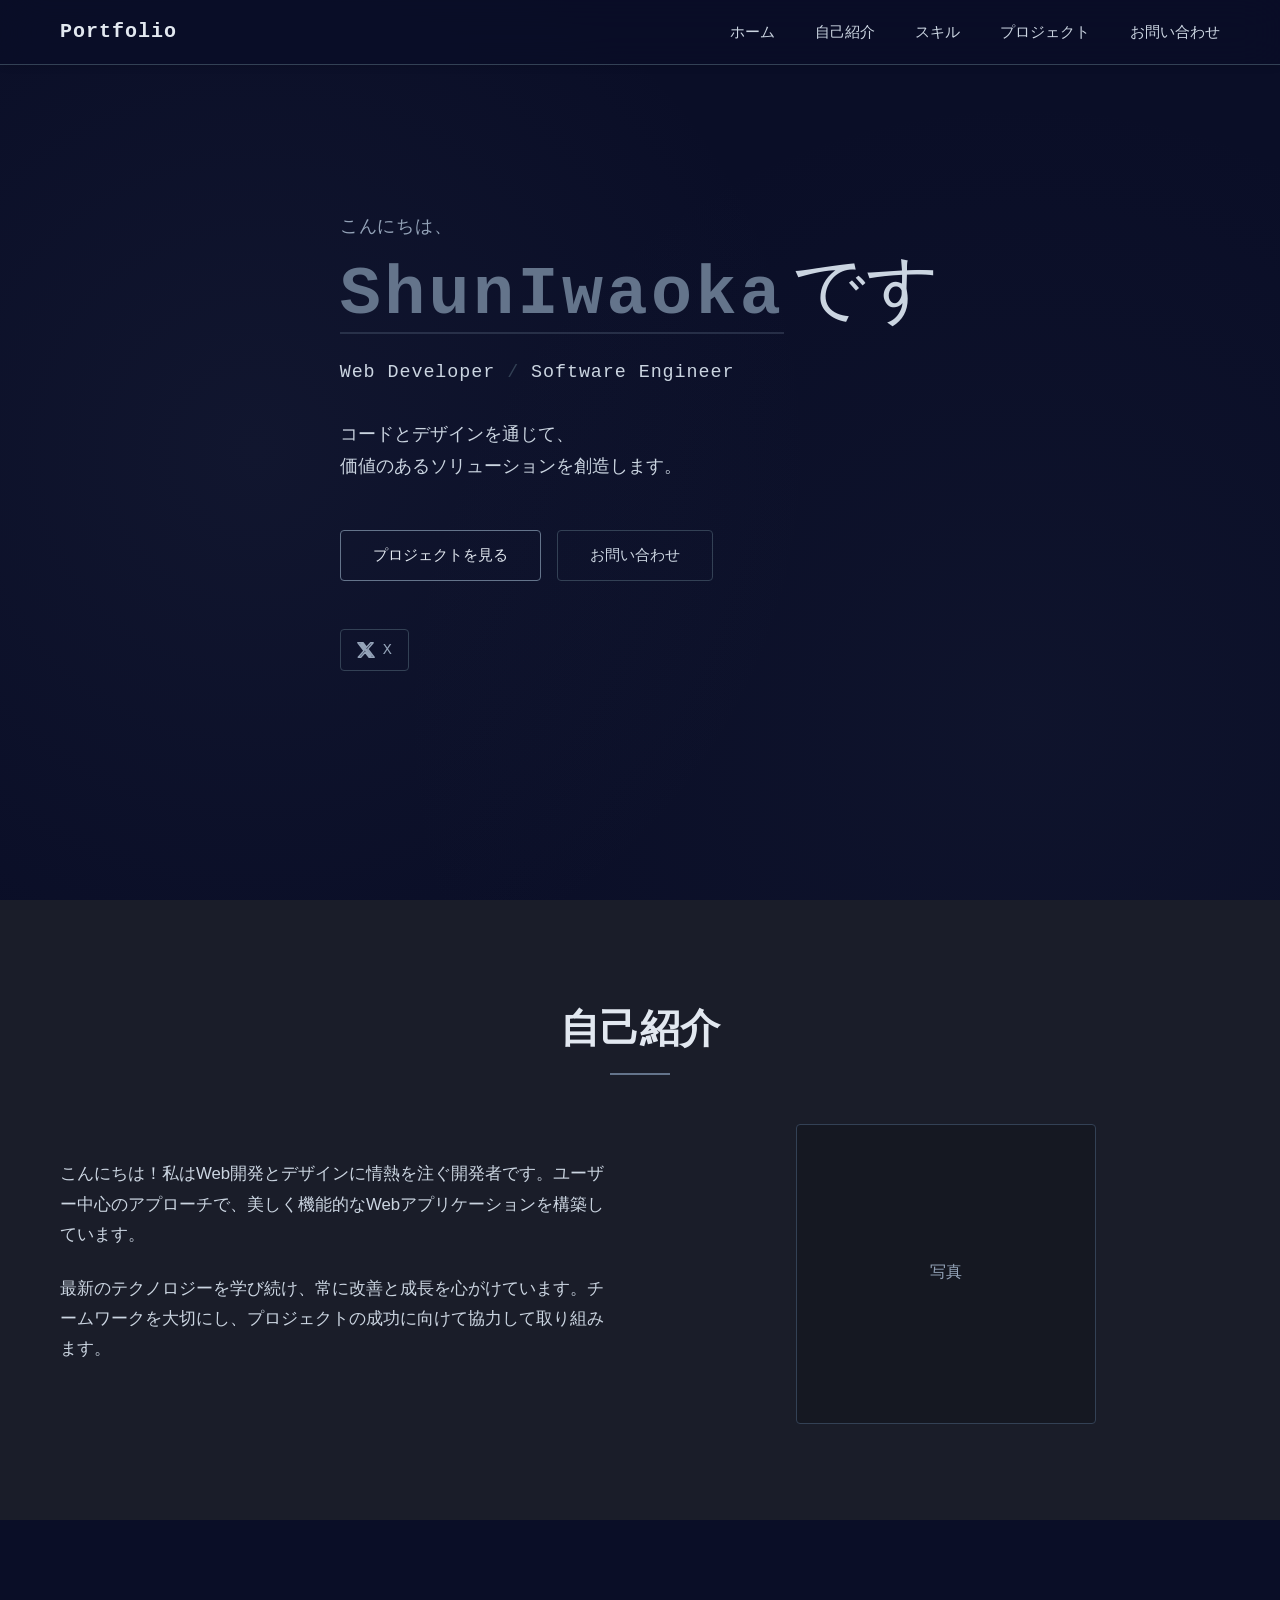
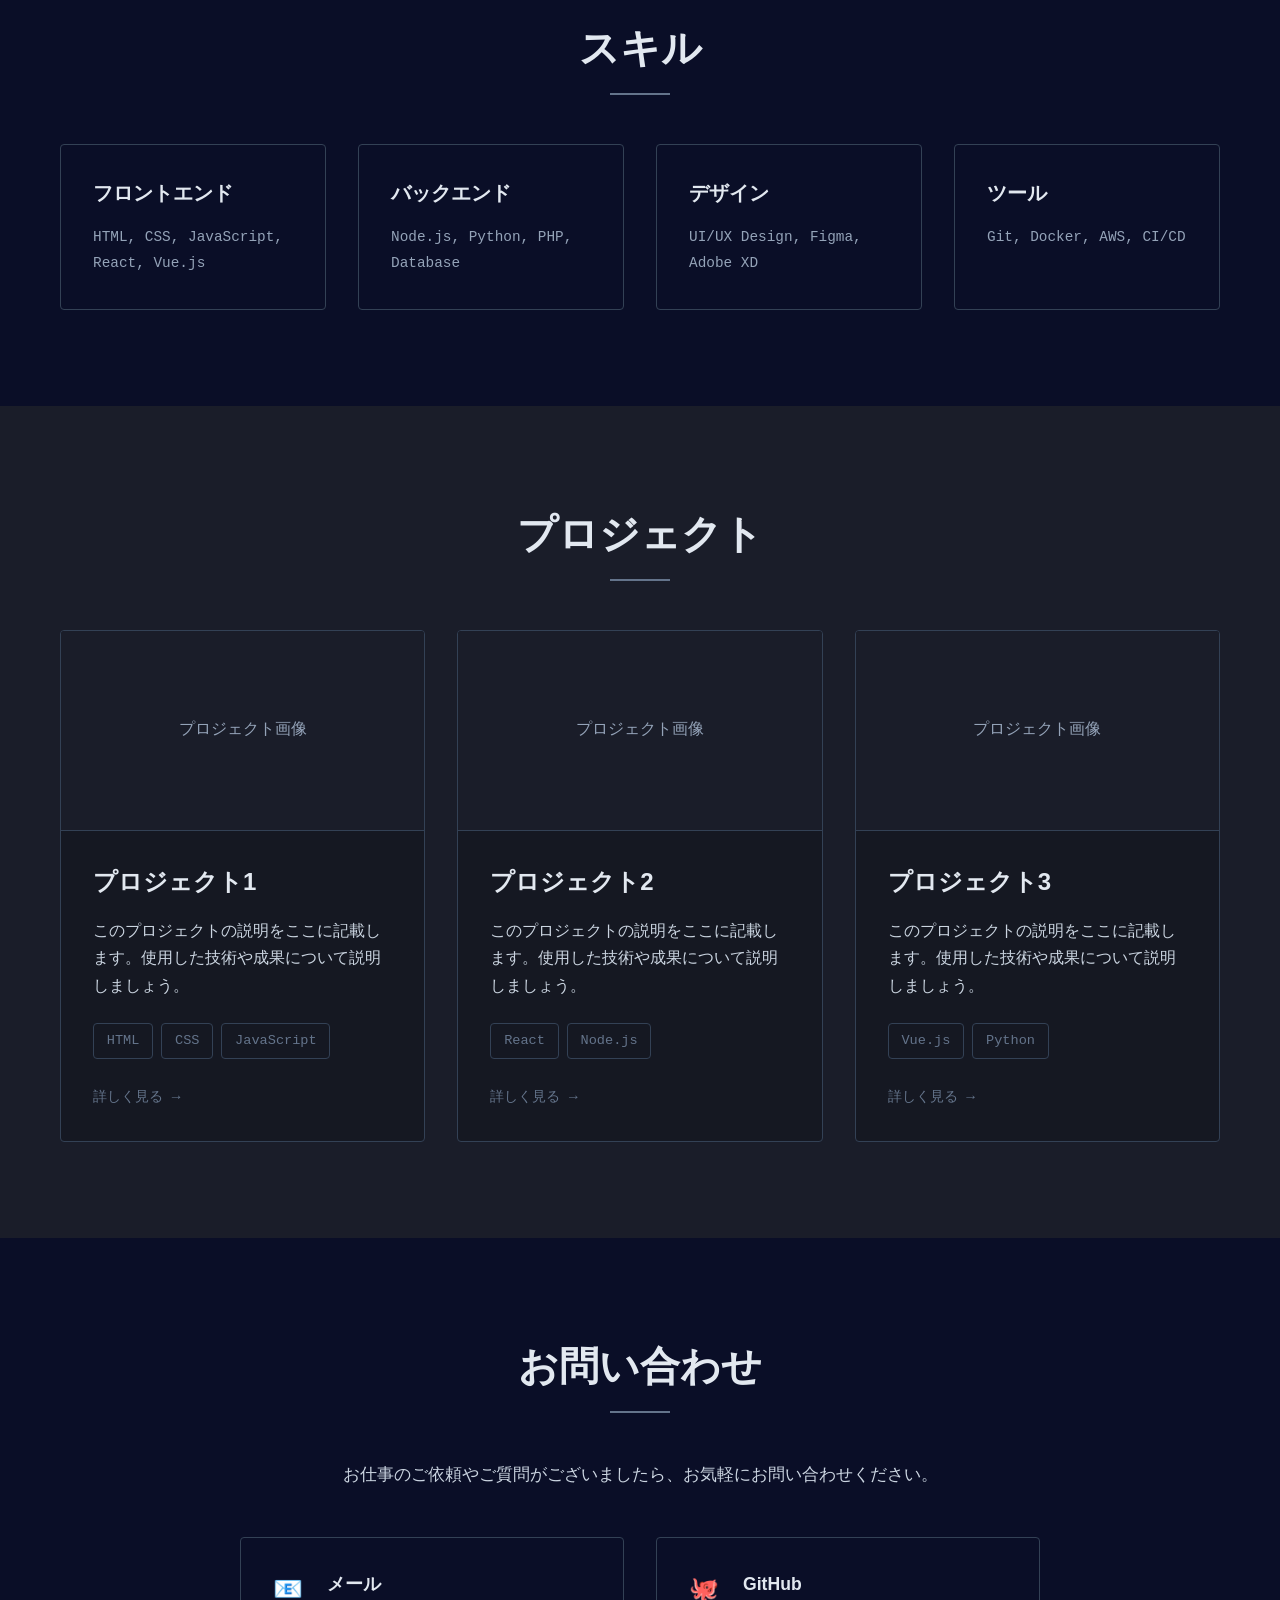
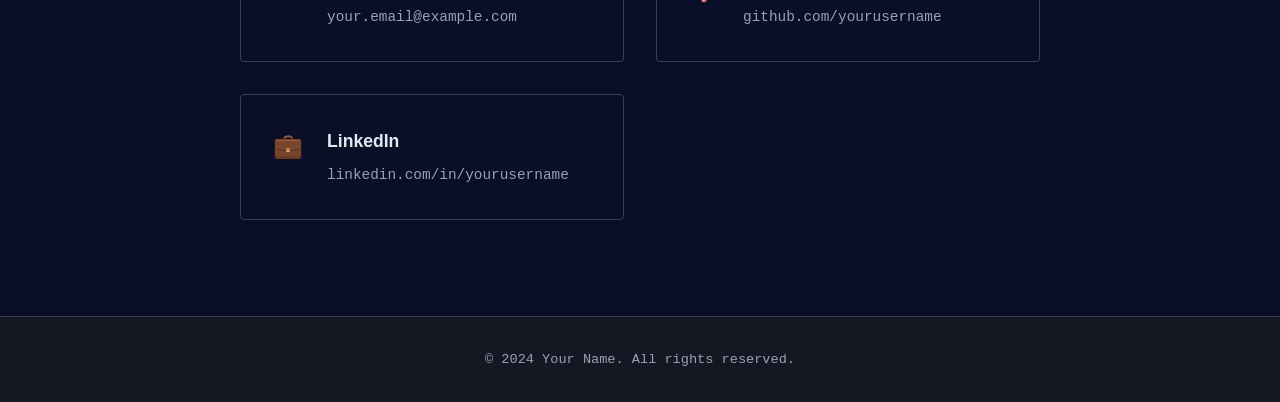
<file: index.html>
<!DOCTYPE html>
<html lang="ja">
<head>
    <meta charset="UTF-8">
    <meta name="viewport" content="width=device-width, initial-scale=1.0">
    <title>ポートフォリオ | Your Name</title>
    <link rel="stylesheet" href="style.css">
</head>
<body>
    <!-- ナビゲーション -->
    <nav class="navbar">
        <div class="container">
            <div class="nav-brand">Portfolio</div>
            <ul class="nav-menu">
                <li><a href="#home">ホーム</a></li>
                <li><a href="#about">自己紹介</a></li>
                <li><a href="#skills">スキル</a></li>
                <li><a href="#projects">プロジェクト</a></li>
                <li><a href="#contact">お問い合わせ</a></li>
            </ul>
            <button class="nav-toggle" aria-label="メニューを開く">
                <span></span>
                <span></span>
                <span></span>
            </button>
        </div>
    </nav>

    <!-- ヒーローセクション -->
    <section id="home" class="hero">
        <div class="container">
            <div class="hero-content">
                <div class="hero-greeting">こんにちは、</div>
                <h1 class="hero-title">
                    <span class="hero-name">ShunIwaoka</span>
                    <span class="hero-title-suffix">です</span>
                </h1>
                <p class="hero-subtitle">
                    <span class="hero-role">Web Developer</span>
                    <span class="hero-divider">/</span>
                    <span class="hero-role">Software Engineer</span>
                </p>
                <p class="hero-description">
                    コードとデザインを通じて、<br>
                    価値のあるソリューションを創造します。
                </p>
                <div class="hero-buttons">
                    <a href="#projects" class="btn btn-primary">プロジェクトを見る</a>
                    <a href="#contact" class="btn btn-secondary">お問い合わせ</a>
                </div>
                <div class="hero-social">
                    <a href="https://x.com/yourusername" target="_blank" rel="noopener noreferrer" class="social-link">
                        <svg width="20" height="20" viewBox="0 0 24 24" fill="none" stroke="currentColor" stroke-width="2" stroke-linecap="round" stroke-linejoin="round">
                            <path d="M18.244 2.25h3.308l-7.227 8.26 8.502 11.24H16.17l-5.214-6.817L4.99 21.75H1.68l7.73-8.835L1.254 2.25H8.08l4.713 6.231zm-1.161 17.52h1.833L7.084 4.126H5.117z"/>
                        </svg>
                        <span>X</span>
                    </a>
                </div>
            </div>
        </div>
    </section>

    <!-- 自己紹介セクション -->
    <section id="about" class="about">
        <div class="container">
            <h2 class="section-title">自己紹介</h2>
            <div class="about-content">
                <div class="about-text">
                    <p>こんにちは！私はWeb開発とデザインに情熱を注ぐ開発者です。ユーザー中心のアプローチで、美しく機能的なWebアプリケーションを構築しています。</p>
                    <p>最新のテクノロジーを学び続け、常に改善と成長を心がけています。チームワークを大切にし、プロジェクトの成功に向けて協力して取り組みます。</p>
                </div>
                <div class="about-image">
                    <div class="image-placeholder">
                        <span>写真</span>
                    </div>
                </div>
            </div>
        </div>
    </section>

    <!-- スキルセクション -->
    <section id="skills" class="skills">
        <div class="container">
            <h2 class="section-title">スキル</h2>
            <div class="skills-grid">
                <div class="skill-item">
                    <div class="skill-icon">💻</div>
                    <h3>フロントエンド</h3>
                    <p>HTML, CSS, JavaScript, React, Vue.js</p>
                </div>
                <div class="skill-item">
                    <div class="skill-icon">⚙️</div>
                    <h3>バックエンド</h3>
                    <p>Node.js, Python, PHP, Database</p>
                </div>
                <div class="skill-item">
                    <div class="skill-icon">🎨</div>
                    <h3>デザイン</h3>
                    <p>UI/UX Design, Figma, Adobe XD</p>
                </div>
                <div class="skill-item">
                    <div class="skill-icon">🚀</div>
                    <h3>ツール</h3>
                    <p>Git, Docker, AWS, CI/CD</p>
                </div>
            </div>
        </div>
    </section>

    <!-- プロジェクトセクション -->
    <section id="projects" class="projects">
        <div class="container">
            <h2 class="section-title">プロジェクト</h2>
            <div class="projects-grid">
                <div class="project-card">
                    <div class="project-image">
                        <div class="image-placeholder">プロジェクト画像</div>
                    </div>
                    <div class="project-content">
                        <h3>プロジェクト1</h3>
                        <p>このプロジェクトの説明をここに記載します。使用した技術や成果について説明しましょう。</p>
                        <div class="project-tags">
                            <span class="tag">HTML</span>
                            <span class="tag">CSS</span>
                            <span class="tag">JavaScript</span>
                        </div>
                        <a href="#" class="project-link">詳しく見る →</a>
                    </div>
                </div>
                <div class="project-card">
                    <div class="project-image">
                        <div class="image-placeholder">プロジェクト画像</div>
                    </div>
                    <div class="project-content">
                        <h3>プロジェクト2</h3>
                        <p>このプロジェクトの説明をここに記載します。使用した技術や成果について説明しましょう。</p>
                        <div class="project-tags">
                            <span class="tag">React</span>
                            <span class="tag">Node.js</span>
                        </div>
                        <a href="#" class="project-link">詳しく見る →</a>
                    </div>
                </div>
                <div class="project-card">
                    <div class="project-image">
                        <div class="image-placeholder">プロジェクト画像</div>
                    </div>
                    <div class="project-content">
                        <h3>プロジェクト3</h3>
                        <p>このプロジェクトの説明をここに記載します。使用した技術や成果について説明しましょう。</p>
                        <div class="project-tags">
                            <span class="tag">Vue.js</span>
                            <span class="tag">Python</span>
                        </div>
                        <a href="#" class="project-link">詳しく見る →</a>
                    </div>
                </div>
            </div>
        </div>
    </section>

    <!-- お問い合わせセクション -->
    <section id="contact" class="contact">
        <div class="container">
            <h2 class="section-title">お問い合わせ</h2>
            <div class="contact-content">
                <p class="contact-description">お仕事のご依頼やご質問がございましたら、お気軽にお問い合わせください。</p>
                <div class="contact-info">
                    <div class="contact-item">
                        <div class="contact-icon">📧</div>
                        <div>
                            <h3>メール</h3>
                            <p>your.email@example.com</p>
                        </div>
                    </div>
                    <div class="contact-item">
                        <div class="contact-icon">🐙</div>
                        <div>
                            <h3>GitHub</h3>
                            <p>github.com/yourusername</p>
                        </div>
                    </div>
                    <div class="contact-item">
                        <div class="contact-icon">💼</div>
                        <div>
                            <h3>LinkedIn</h3>
                            <p>linkedin.com/in/yourusername</p>
                        </div>
                    </div>
                </div>
            </div>
        </div>
    </section>

    <!-- フッター -->
    <footer class="footer">
        <div class="container">
            <p>&copy; 2024 Your Name. All rights reserved.</p>
        </div>
    </footer>

    <script src="script.js"></script>
</body>
</html>
</file>
<file: style.css>
/* リセット & ベーススタイル */
* {
    margin: 0;
    padding: 0;
    box-sizing: border-box;
}

:root {
    --bg-primary: #0a0e27;
    --bg-secondary: #1a1d29;
    --bg-card: #151822;
    --accent-primary: #64748b;
    --accent-secondary: #475569;
    --text-primary: #e2e8f0;
    --text-secondary: #cbd5e1;
    --text-muted: #94a3b8;
    --border-color: #334155;
    --border-hover: #475569;
    --shadow: 0 2px 8px rgba(0, 0, 0, 0.3);
    --shadow-hover: 0 4px 16px rgba(0, 0, 0, 0.4);
}

html {
    scroll-behavior: smooth;
}

body {
    font-family: -apple-system, BlinkMacSystemFont, 'Segoe UI', 'Roboto', 'Oxygen',
        'Ubuntu', 'Cantarell', 'Fira Sans', 'Droid Sans', 'Helvetica Neue',
        sans-serif;
    line-height: 1.6;
    color: var(--text-primary);
    background-color: var(--bg-primary);
}

.container {
    max-width: 1200px;
    margin: 0 auto;
    padding: 0 20px;
}

/* モノスペースフォント用のクラス */
.mono {
    font-family: 'SF Mono', 'Monaco', 'Inconsolata', 'Consolas', 'Courier New', monospace;
    font-size: 0.9em;
}

/* ナビゲーション */
.navbar {
    position: fixed;
    top: 0;
    left: 0;
    right: 0;
    background-color: rgba(10, 14, 39, 0.85);
    backdrop-filter: blur(20px);
    border-bottom: 1px solid var(--border-color);
    z-index: 1000;
    transition: all 0.3s ease;
}

.navbar .container {
    display: flex;
    justify-content: space-between;
    align-items: center;
    padding: 1rem 20px;
}

.nav-brand {
    font-size: 1.25rem;
    font-weight: 600;
    color: var(--text-primary);
    font-family: 'SF Mono', 'Monaco', 'Inconsolata', 'Consolas', 'Courier New', monospace;
    letter-spacing: 0.05em;
}

.nav-menu {
    display: flex;
    list-style: none;
    gap: 2.5rem;
}

.nav-menu a {
    text-decoration: none;
    color: var(--text-secondary);
    font-weight: 500;
    font-size: 0.95rem;
    transition: color 0.3s ease;
    position: relative;
}

.nav-menu a:hover {
    color: var(--text-primary);
}

.nav-menu a::after {
    content: '';
    position: absolute;
    bottom: -5px;
    left: 0;
    width: 0;
    height: 1px;
    background-color: var(--accent-primary);
    transition: width 0.3s ease;
}

.nav-menu a:hover::after {
    width: 100%;
}

.nav-toggle {
    display: none;
    flex-direction: column;
    background: none;
    border: none;
    cursor: pointer;
    gap: 5px;
}

.nav-toggle span {
    width: 25px;
    height: 2px;
    background-color: var(--text-primary);
    transition: all 0.3s ease;
}

/* ヒーローセクション */
.hero {
    min-height: 100vh;
    display: flex;
    align-items: center;
    background-color: var(--bg-primary);
    color: var(--text-primary);
    padding-top: 80px;
    position: relative;
    overflow: hidden;
}

.hero::before {
    content: '';
    position: absolute;
    top: 0;
    left: 0;
    right: 0;
    bottom: 0;
    background: radial-gradient(circle at 20% 50%, rgba(100, 116, 139, 0.08) 0%, transparent 50%),
                radial-gradient(circle at 80% 80%, rgba(71, 85, 105, 0.08) 0%, transparent 50%);
    pointer-events: none;
}

.hero-content {
    text-align: left;
    max-width: 900px;
    margin: 0 auto;
    position: relative;
    z-index: 1;
    padding: 2rem 0;
}

.hero-greeting {
    font-size: 1.1rem;
    color: var(--text-muted);
    margin-bottom: 0.5rem;
    font-family: 'SF Mono', 'Monaco', 'Inconsolata', 'Consolas', 'Courier New', monospace;
    letter-spacing: 0.05em;
    font-weight: 400;
}

.hero-title {
    font-size: 4.5rem;
    font-weight: 700;
    margin-bottom: 1.5rem;
    line-height: 1.1;
    color: var(--text-primary);
    display: flex;
    flex-wrap: wrap;
    align-items: baseline;
    gap: 0.5rem;
}

.hero-name {
    color: var(--accent-primary);
    font-family: 'SF Mono', 'Monaco', 'Inconsolata', 'Consolas', 'Courier New', monospace;
    font-size: 0.95em;
    letter-spacing: 0.05em;
    font-weight: 600;
    position: relative;
}

.hero-name::after {
    content: '';
    position: absolute;
    bottom: 0;
    left: 0;
    width: 100%;
    height: 2px;
    background-color: var(--accent-primary);
    opacity: 0.3;
}

.hero-title-suffix {
    font-weight: 400;
    color: var(--text-secondary);
}

.hero-subtitle {
    font-size: 1.15rem;
    margin-bottom: 2rem;
    color: var(--text-muted);
    font-family: 'SF Mono', 'Monaco', 'Inconsolata', 'Consolas', 'Courier New', monospace;
    letter-spacing: 0.05em;
    display: flex;
    align-items: center;
    gap: 0.75rem;
    flex-wrap: wrap;
}

.hero-role {
    color: var(--text-secondary);
}

.hero-divider {
    color: var(--border-color);
}

.hero-description {
    font-size: 1.1rem;
    margin-bottom: 3rem;
    color: var(--text-secondary);
    max-width: 650px;
    line-height: 1.8;
}

.hero-buttons {
    display: flex;
    gap: 1rem;
    justify-content: flex-start;
    flex-wrap: wrap;
    margin-bottom: 3rem;
}

.hero-social {
    display: flex;
    gap: 1rem;
    justify-content: flex-start;
}

.social-link {
    display: inline-flex;
    align-items: center;
    gap: 0.5rem;
    color: var(--text-muted);
    text-decoration: none;
    font-size: 0.95rem;
    font-family: 'SF Mono', 'Monaco', 'Inconsolata', 'Consolas', 'Courier New', monospace;
    padding: 0.5rem 1rem;
    border: 1px solid var(--border-color);
    border-radius: 4px;
    transition: all 0.3s ease;
}

.social-link svg {
    width: 18px;
    height: 18px;
    stroke: currentColor;
}

.social-link:hover {
    color: var(--text-primary);
    border-color: var(--accent-primary);
    background-color: rgba(100, 116, 139, 0.05);
}

.btn {
    padding: 12px 32px;
    border-radius: 4px;
    text-decoration: none;
    font-weight: 500;
    transition: all 0.3s ease;
    display: inline-block;
    border: 1px solid var(--border-color);
    font-size: 0.95rem;
}

.btn-primary {
    background-color: transparent;
    color: var(--text-primary);
    border-color: var(--accent-primary);
}

.btn-primary:hover {
    background-color: var(--accent-primary);
    border-color: var(--accent-primary);
    transform: translateY(-2px);
}

.btn-secondary {
    background-color: transparent;
    color: var(--text-secondary);
    border-color: var(--border-color);
}

.btn-secondary:hover {
    border-color: var(--accent-primary);
    color: var(--text-primary);
}

/* セクション共通スタイル */
section {
    padding: 6rem 0;
}

.section-title {
    font-size: 2.5rem;
    text-align: center;
    margin-bottom: 4rem;
    color: var(--text-primary);
    position: relative;
    display: inline-block;
    width: 100%;
    font-weight: 600;
}

.section-title::after {
    content: '';
    position: absolute;
    bottom: -15px;
    left: 50%;
    transform: translateX(-50%);
    width: 60px;
    height: 2px;
    background-color: var(--accent-primary);
}

/* 自己紹介セクション */
.about {
    background-color: var(--bg-secondary);
}

.about-content {
    display: grid;
    grid-template-columns: 1fr 1fr;
    gap: 4rem;
    align-items: center;
}

.about-text p {
    margin-bottom: 1.5rem;
    font-size: 1.05rem;
    color: var(--text-secondary);
    line-height: 1.8;
}

.about-image {
    display: flex;
    justify-content: center;
}

.image-placeholder {
    width: 300px;
    height: 300px;
    background-color: var(--bg-card);
    border: 1px solid var(--border-color);
    border-radius: 4px;
    display: flex;
    align-items: center;
    justify-content: center;
    color: var(--text-muted);
    font-size: 1rem;
    font-family: 'SF Mono', 'Monaco', 'Inconsolata', 'Consolas', 'Courier New', monospace;
}

/* スキルセクション */
.skills-grid {
    display: grid;
    grid-template-columns: repeat(auto-fit, minmax(250px, 1fr));
    gap: 2rem;
}

.skill-item {
    background-color: transparent;
    padding: 2rem;
    border: 1px solid var(--border-color);
    border-radius: 4px;
    text-align: left;
    transition: all 0.3s ease;
}

.skill-item:hover {
    border-color: var(--accent-primary);
    background-color: rgba(100, 116, 139, 0.05);
}

.skill-icon {
    display: none;
}

.skill-item h3 {
    font-size: 1.25rem;
    margin-bottom: 1rem;
    color: var(--text-primary);
    font-weight: 600;
}

.skill-item p {
    color: var(--text-muted);
    line-height: 1.8;
    font-family: 'SF Mono', 'Monaco', 'Inconsolata', 'Consolas', 'Courier New', monospace;
    font-size: 0.9rem;
}

/* プロジェクトセクション */
.projects {
    background-color: var(--bg-secondary);
}

.projects-grid {
    display: grid;
    grid-template-columns: repeat(auto-fit, minmax(320px, 1fr));
    gap: 2rem;
}

.project-card {
    background-color: var(--bg-card);
    border: 1px solid var(--border-color);
    border-radius: 4px;
    overflow: hidden;
    transition: all 0.3s ease;
}

.project-card:hover {
    border-color: var(--accent-primary);
    transform: translateY(-4px);
}

.project-image .image-placeholder {
    width: 100%;
    height: 200px;
    background-color: var(--bg-secondary);
    border: none;
    border-bottom: 1px solid var(--border-color);
    border-radius: 0;
    color: var(--text-muted);
    font-family: 'SF Mono', 'Monaco', 'Inconsolata', 'Consolas', 'Courier New', monospace;
}

.project-content {
    padding: 2rem;
}

.project-content h3 {
    font-size: 1.5rem;
    margin-bottom: 1rem;
    color: var(--text-primary);
    font-weight: 600;
}

.project-content p {
    color: var(--text-secondary);
    margin-bottom: 1.5rem;
    line-height: 1.7;
}

.project-tags {
    display: flex;
    flex-wrap: wrap;
    gap: 0.5rem;
    margin-bottom: 1.5rem;
}

.tag {
    background-color: transparent;
    color: var(--accent-primary);
    padding: 0.4rem 0.8rem;
    border: 1px solid var(--border-color);
    border-radius: 4px;
    font-size: 0.85rem;
    font-weight: 500;
    font-family: 'SF Mono', 'Monaco', 'Inconsolata', 'Consolas', 'Courier New', monospace;
    transition: all 0.3s ease;
}

.tag:hover {
    border-color: var(--accent-primary);
    background-color: rgba(100, 116, 139, 0.1);
}

.project-link {
    color: var(--accent-primary);
    text-decoration: none;
    font-weight: 500;
    transition: all 0.3s ease;
    display: inline-flex;
    align-items: center;
    gap: 0.5rem;
    font-family: 'SF Mono', 'Monaco', 'Inconsolata', 'Consolas', 'Courier New', monospace;
    font-size: 0.9rem;
}

.project-link:hover {
    color: var(--text-primary);
}

/* お問い合わせセクション */
.contact-content {
    text-align: center;
    max-width: 800px;
    margin: 0 auto;
}

.contact-description {
    font-size: 1.05rem;
    color: var(--text-secondary);
    margin-bottom: 3rem;
}

.contact-info {
    display: grid;
    grid-template-columns: repeat(auto-fit, minmax(250px, 1fr));
    gap: 2rem;
}

.contact-item {
    display: flex;
    align-items: flex-start;
    gap: 1.5rem;
    background-color: transparent;
    padding: 2rem;
    border: 1px solid var(--border-color);
    border-radius: 4px;
    transition: all 0.3s ease;
    text-align: left;
}

.contact-item:hover {
    border-color: var(--accent-primary);
    background-color: rgba(100, 116, 139, 0.05);
}

.contact-icon {
    font-size: 1.5rem;
    color: var(--accent-primary);
}

.contact-item h3 {
    font-size: 1.1rem;
    margin-bottom: 0.5rem;
    color: var(--text-primary);
    font-weight: 600;
}

.contact-item p {
    color: var(--text-muted);
    font-family: 'SF Mono', 'Monaco', 'Inconsolata', 'Consolas', 'Courier New', monospace;
    font-size: 0.9rem;
}

/* フッター */
.footer {
    background-color: var(--bg-card);
    color: var(--text-muted);
    text-align: center;
    padding: 2rem 0;
    border-top: 1px solid var(--border-color);
}

.footer p {
    font-family: 'SF Mono', 'Monaco', 'Inconsolata', 'Consolas', 'Courier New', monospace;
    font-size: 0.85rem;
}

/* レスポンシブデザイン */
@media (max-width: 768px) {
    .nav-menu {
        position: fixed;
        left: -100%;
        top: 70px;
        flex-direction: column;
        background-color: var(--bg-card);
        width: 100%;
        text-align: center;
        transition: 0.3s;
        border-bottom: 1px solid var(--border-color);
        padding: 2rem 0;
        gap: 0;
    }

    .nav-menu.active {
        left: 0;
    }

    .nav-menu li {
        padding: 1rem 0;
    }

    .nav-toggle {
        display: flex;
    }

    .hero-content {
        text-align: center;
    }

    .hero-title {
        font-size: 2.5rem;
        justify-content: center;
    }

    .hero-subtitle {
        font-size: 1rem;
        justify-content: center;
    }

    .hero-buttons {
        justify-content: center;
    }

    .hero-social {
        justify-content: center;
    }

    .section-title {
        font-size: 2rem;
    }

    .about-content {
        grid-template-columns: 1fr;
    }

    .image-placeholder {
        width: 100%;
        max-width: 300px;
    }

    .hero-buttons {
        flex-direction: column;
        align-items: center;
    }

    .btn {
        width: 100%;
        max-width: 300px;
    }

    section {
        padding: 4rem 0;
    }
}

@media (max-width: 480px) {
    .hero-title {
        font-size: 2rem;
        flex-direction: column;
        align-items: flex-start;
    }

    .hero-content {
        text-align: left;
    }

    .hero-buttons {
        flex-direction: column;
        width: 100%;
    }

    .btn {
        width: 100%;
    }

    .hero-social {
        justify-content: flex-start;
    }

    .projects-grid {
        grid-template-columns: 1fr;
    }

    .contact-item {
        flex-direction: column;
        text-align: center;
        align-items: center;
    }
}
</file>
